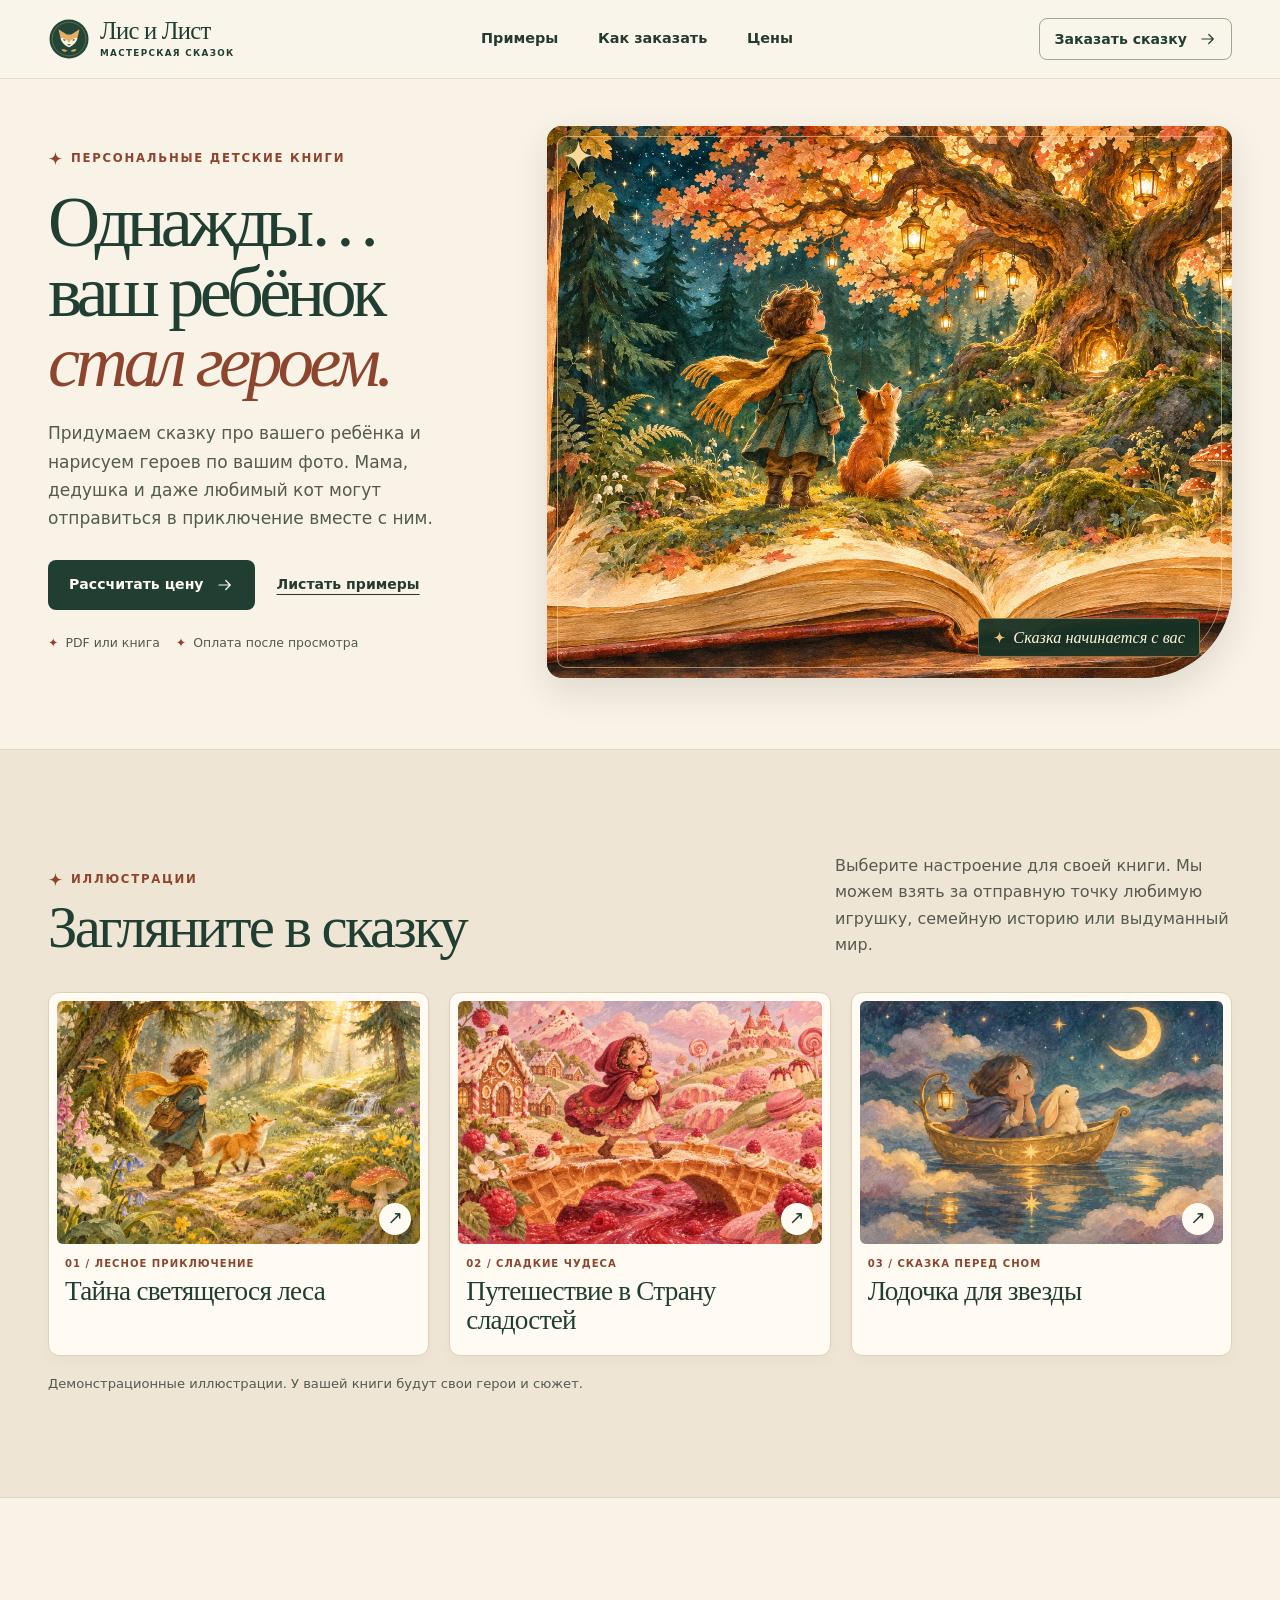
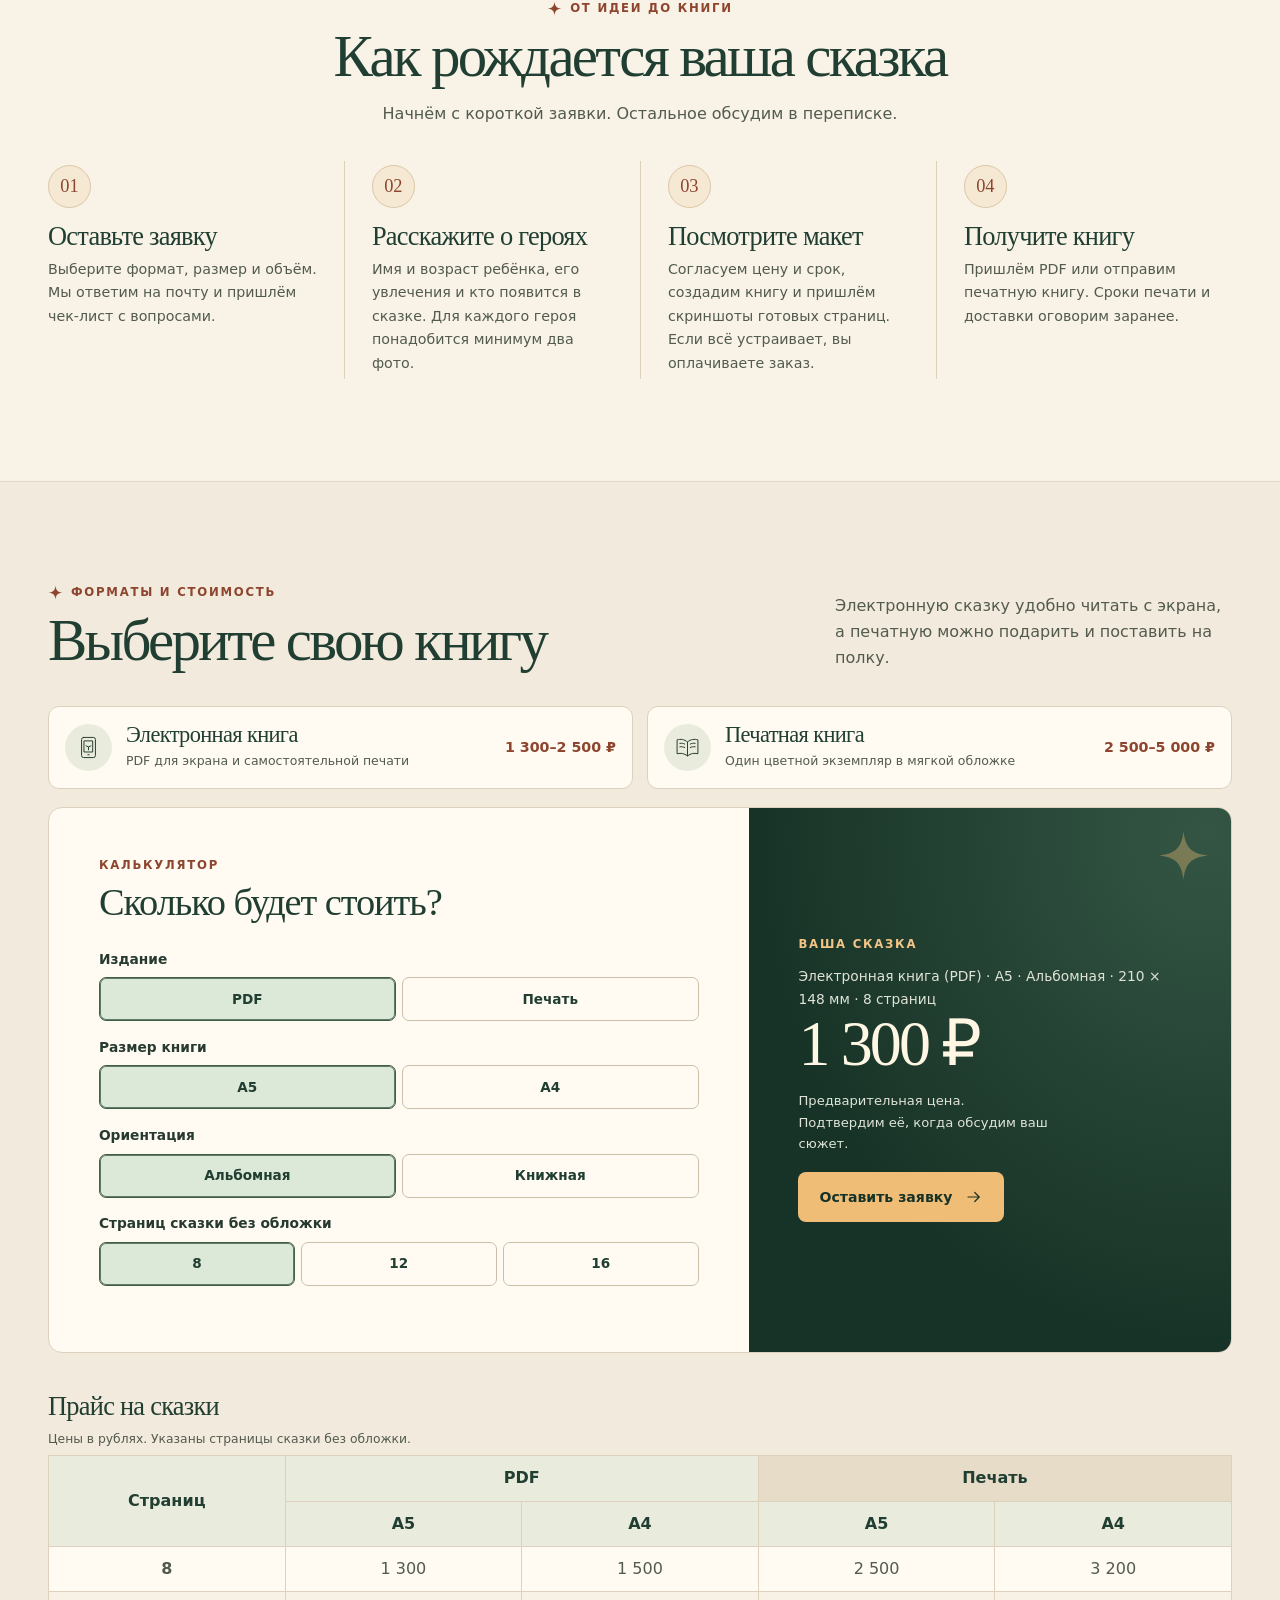
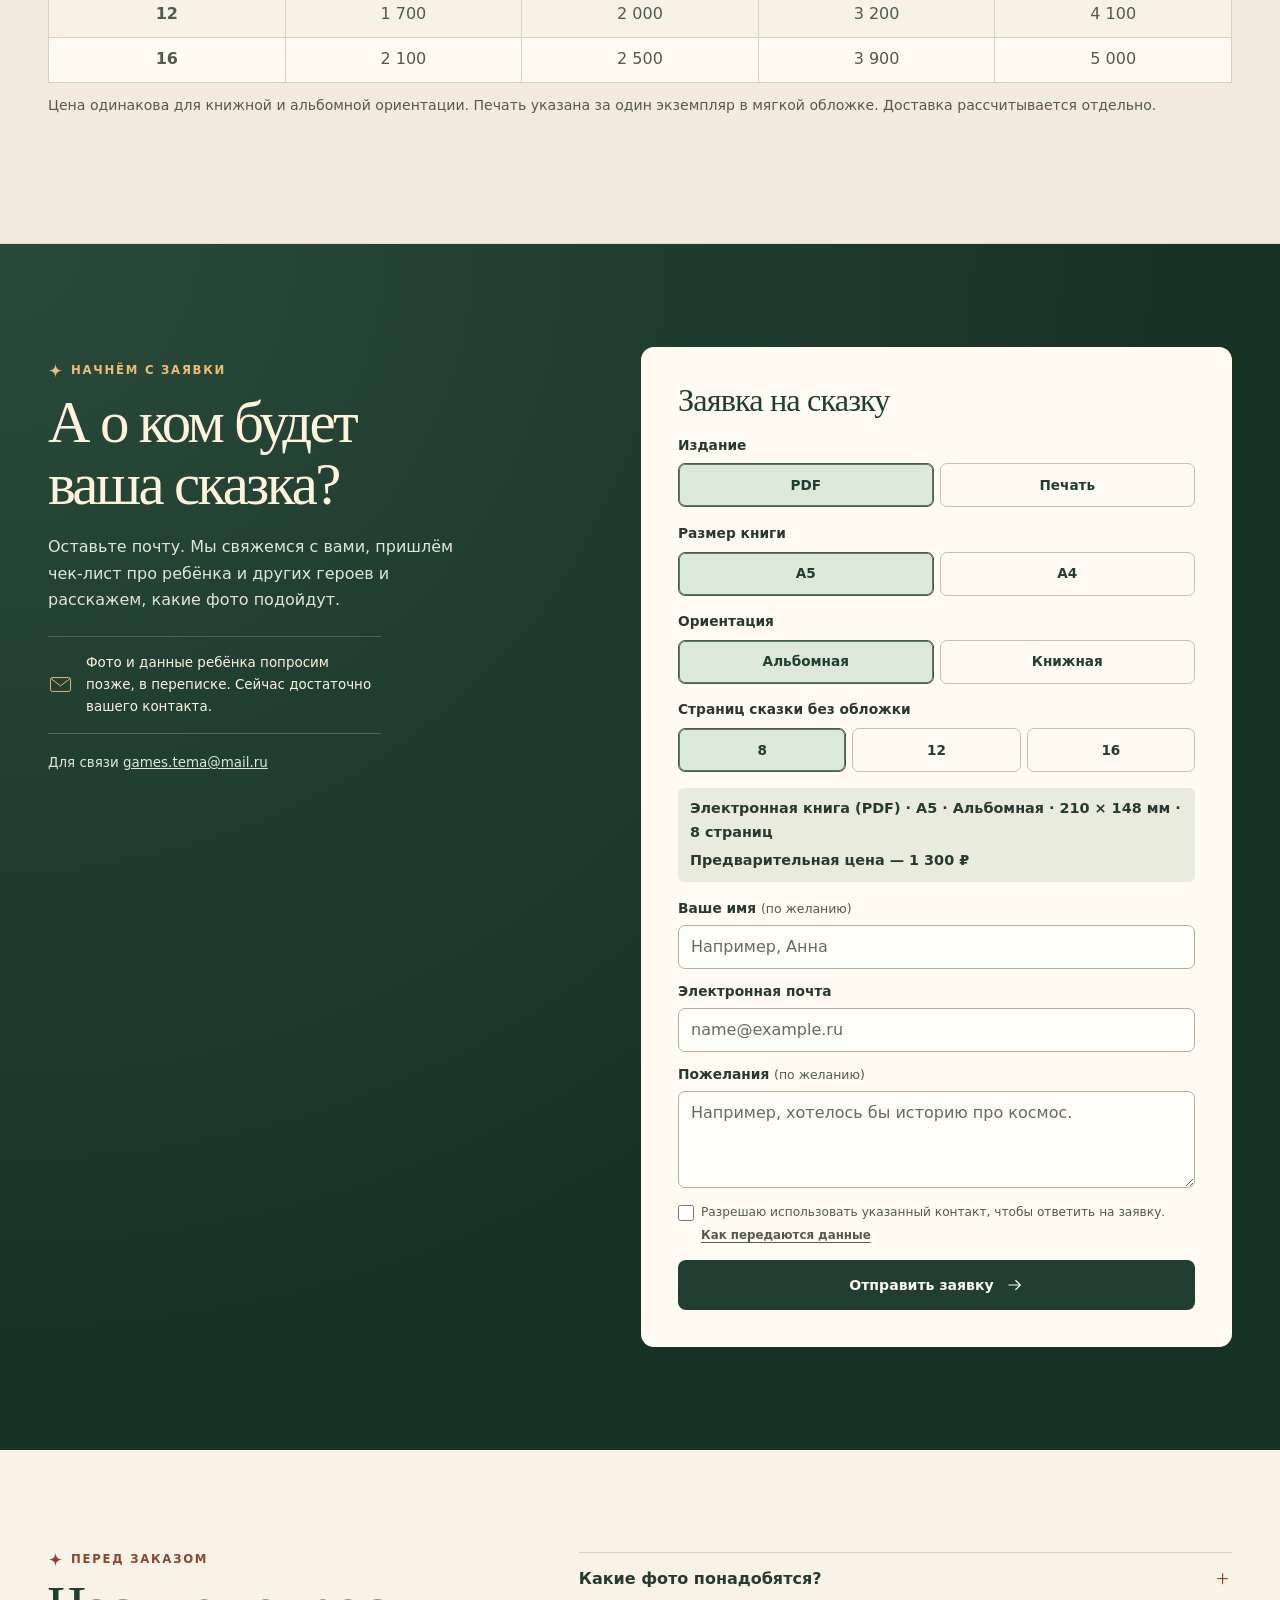
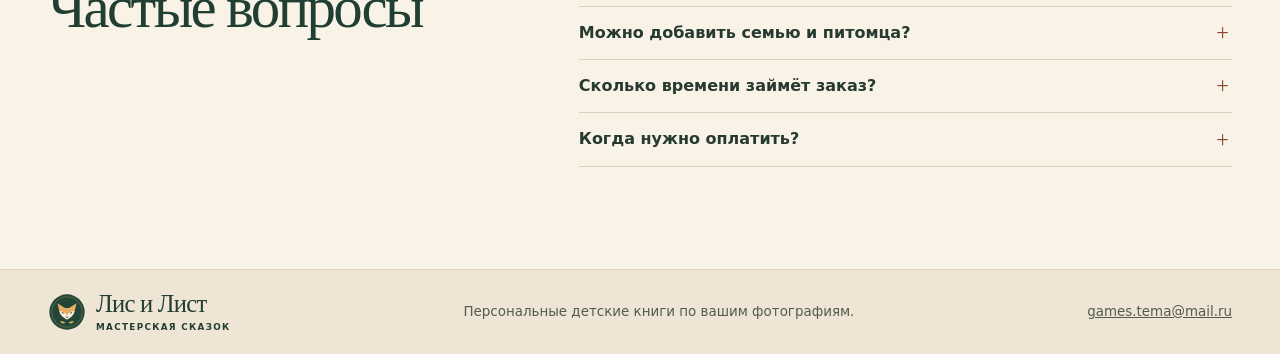
<file: index.html>
<!doctype html>
<html lang="ru">
<head>
  <meta charset="utf-8">
  <meta name="viewport" content="width=device-width, initial-scale=1">
  <meta name="theme-color" content="#f7f1e6">
  <meta name="description" content="Персональная детская сказка по вашим фото. Ваш ребёнок и его близкие станут героями книги. Электронный PDF или печатная книга А5 или А4.">
  <title>Лис и Лист — сказки, где ваш ребёнок главный герой</title>
  <link rel="icon" href="assets/mark.svg" type="image/svg+xml">
  <link rel="stylesheet" href="styles.css">
  <style>
    .book-controls { display: grid; gap: .9rem; margin: 1rem 0; }
    .book-controls .segments label { max-width: none; }
    .book-controls .segments label span { display: grid; place-items: center; padding: 8px 4px; }
    .book-controls .segments input:checked + span { background: #dce8d8; border-color: #425f49; }
    .book-controls .segments { gap: 6px; }
    .book-controls .segments span { min-height: 44px; }
    #price-table { margin-top: clamp(1.5rem, 4vw, 2.5rem); }
    #price-table h3 { margin-bottom: .55rem; }
    #price-table table { width: 100%; max-width: none; table-layout: fixed; font-variant-numeric: tabular-nums; }
    #price-table th, #price-table td { padding: .56rem .2rem; font-size: clamp(.72rem, 2.5vw, 1rem); }
    #price-table td { white-space: nowrap; }
    #price-table thead tr:first-child th:last-child { background: #e6dcc8; }
    #price-table tbody tr:nth-child(even) { background: #f7f1e6; }
    .price-help { margin: .5rem 0; }
    .order-price-line { display: block; margin-top: .3rem; font-weight: 700; }
  </style>
</head>
<body id="top">
  <svg class="svg-library" xmlns="http://www.w3.org/2000/svg" aria-hidden="true">
    <symbol id="sparkle" viewBox="0 0 24 24"><path d="M12 1c.9 7.5 3.5 10.1 11 11-7.5.9-10.1 3.5-11 11C11.1 15.5 8.5 12.9 1 12 8.5 11.1 11.1 8.5 12 1Z" fill="currentColor"/></symbol>
    <symbol id="arrow" viewBox="0 0 24 24"><path d="M4 12h15m-6-6 6 6-6 6" fill="none" stroke="currentColor" stroke-width="1.6" stroke-linecap="round" stroke-linejoin="round"/></symbol>
    <symbol id="tablet" viewBox="0 0 36 36"><rect x="8" y="3.5" width="20" height="29" rx="3"/><path d="M12 8.5h12v16H12zM17 28.5h2m-4.5-13 3.5 1.9 3.5-1.9m-3.5 1.9v4"/></symbol>
    <symbol id="book" viewBox="0 0 36 36"><path d="M18 10c-5-4-10-4.4-15-3v20c6-1.4 10-.4 15 3 5-3.4 9-4.4 15-3V7c-5-1.4-10-1-15 3v20M7 12c3-.4 5 .1 7 1m-7 4c3-.4 5 .1 7 1m8-5c2-.9 4-1.4 7-1m-7 6c2-.9 4-1.4 7-1"/></symbol>
    <symbol id="mail" viewBox="0 0 36 36"><rect x="3.5" y="8" width="29" height="20" rx="3"/><path d="m5 10 13 10 13-10"/></symbol>
  </svg>

  <a class="skip-link" href="#main">К содержанию</a>
  <header class="site-header">
    <div class="wrap header-inner">
      <a class="brand" href="#top" aria-label="Лис и Лист — в начало">
        <img src="assets/mark.svg" width="42" height="42" alt="">
        <span>Лис и Лист<small>МАСТЕРСКАЯ СКАЗОК</small></span>
      </a>
      <nav aria-label="Основное меню">
        <a href="#examples">Примеры</a>
        <a href="#process">Как заказать</a>
        <a href="#prices">Цены</a>
      </nav>
      <a class="button button-outline header-cta" href="#order">Заказать сказку <svg aria-hidden="true"><use href="#arrow"/></svg></a>
    </div>
  </header>

  <main id="main">
    <section class="hero wrap" aria-labelledby="hero-title">
      <div class="hero-copy">
        <p class="eyebrow"><svg aria-hidden="true"><use href="#sparkle"/></svg> ПЕРСОНАЛЬНЫЕ ДЕТСКИЕ КНИГИ</p>
        <h1 id="hero-title">Однажды…<br>ваш ребёнок<br><em>стал героем.</em></h1>
        <p class="hero-description">Придумаем сказку про вашего ребёнка и нарисуем героев по вашим фото. Мама, дедушка и даже любимый кот могут отправиться в приключение вместе с ним.</p>
        <div class="hero-actions">
          <a class="button button-primary" href="#prices">Рассчитать цену <svg aria-hidden="true"><use href="#arrow"/></svg></a>
          <a class="text-link" href="#examples">Листать примеры</a>
        </div>
        <ul class="hero-promise" aria-label="Особенности">
          <li>PDF или книга</li><li>Оплата после просмотра</li>
        </ul>
      </div>
      <figure class="hero-art">
        <img src="assets/hero.webp" width="1536" height="1024" fetchpriority="high" alt="Из раскрытой книги вырастает лес. Мальчик и лисёнок смотрят на огоньки в кроне волшебного дерева.">
        <svg class="hero-sparkle" aria-hidden="true"><use href="#sparkle"/></svg>
        <figcaption><svg aria-hidden="true"><use href="#sparkle"/></svg> Сказка начинается с вас</figcaption>
      </figure>
    </section>

    <section class="examples section-pad" id="examples" aria-labelledby="examples-title">
      <div class="wrap">
        <div class="section-intro section-intro-split">
          <div>
            <p class="eyebrow"><svg aria-hidden="true"><use href="#sparkle"/></svg> ИЛЛЮСТРАЦИИ</p>
            <h2 id="examples-title">Загляните в сказку</h2>
          </div>
          <p>Выберите настроение для своей книги. Мы можем взять за отправную точку любимую игрушку, семейную историю или выдуманный мир.</p>
        </div>
        <div class="gallery">
          <figure class="story">
            <button class="story-image" type="button" aria-label="Увеличить иллюстрацию «Тайна светящегося леса»">
              <img src="assets/forest.webp" width="1200" height="800" loading="lazy" alt="Мальчик и лисёнок идут по тропинке среди грибов и цветов в залитом солнцем лесу.">
              <span aria-hidden="true">↗</span>
            </button>
            <figcaption><p>01 / ЛЕСНОЕ ПРИКЛЮЧЕНИЕ</p><h3>Тайна светящегося леса</h3></figcaption>
          </figure>
          <figure class="story">
            <button class="story-image" type="button" aria-label="Увеличить иллюстрацию «Путешествие в Страну сладостей»">
              <img src="assets/sweets.webp" width="1200" height="800" loading="lazy" alt="Девочка в малиновой накидке несёт утёнка по вафельному мостику над мармеладной рекой.">
              <span aria-hidden="true">↗</span>
            </button>
            <figcaption><p>02 / СЛАДКИЕ ЧУДЕСА</p><h3>Путешествие в Страну сладостей</h3></figcaption>
          </figure>
          <figure class="story">
            <button class="story-image" type="button" aria-label="Увеличить иллюстрацию «Лодочка для звезды»">
              <img src="assets/stars.webp" width="1200" height="800" loading="lazy" alt="Ребёнок и кролик плывут в золотой лодочке под луной и звёздами.">
              <span aria-hidden="true">↗</span>
            </button>
            <figcaption><p>03 / СКАЗКА ПЕРЕД СНОМ</p><h3>Лодочка для звезды</h3></figcaption>
          </figure>
        </div>
        <p class="gallery-note">Демонстрационные иллюстрации. У вашей книги будут свои герои и сюжет.</p>
      </div>
      <dialog id="story-dialog" class="story-dialog" aria-labelledby="story-dialog-title">
        <button class="dialog-close" type="button" aria-label="Закрыть иллюстрацию" autofocus>×</button>
        <img id="story-dialog-image" alt="">
        <h3 id="story-dialog-title"></h3>
      </dialog>
    </section>

    <section class="process section-pad" id="process" aria-labelledby="process-title">
      <div class="wrap">
        <div class="section-intro centered">
          <p class="eyebrow"><svg aria-hidden="true"><use href="#sparkle"/></svg> ОТ ИДЕИ ДО КНИГИ</p>
          <h2 id="process-title">Как рождается ваша сказка</h2>
          <p>Начнём с короткой заявки. Остальное обсудим в переписке.</p>
        </div>
        <ol class="steps">
          <li><span class="step-num">01</span><h3>Оставьте заявку</h3><p>Выберите формат, размер и объём. Мы ответим на почту и пришлём чек-лист с вопросами.</p></li>
          <li><span class="step-num">02</span><h3>Расскажите о героях</h3><p>Имя и возраст ребёнка, его увлечения и кто появится в сказке. Для каждого героя понадобится минимум два фото.</p></li>
          <li><span class="step-num">03</span><h3>Посмотрите макет</h3><p>Согласуем цену и срок, создадим книгу и пришлём скриншоты готовых страниц. Если всё устраивает, вы оплачиваете заказ.</p></li>
          <li><span class="step-num">04</span><h3>Получите книгу</h3><p>Пришлём PDF или отправим печатную книгу. Сроки печати и доставки оговорим заранее.</p></li>
        </ol>
      </div>
    </section>

    <section class="prices section-pad" id="prices" aria-labelledby="prices-title">
      <div class="wrap">
        <div class="section-intro section-intro-split">
          <div>
            <p class="eyebrow"><svg aria-hidden="true"><use href="#sparkle"/></svg> ФОРМАТЫ И СТОИМОСТЬ</p>
            <h2 id="prices-title">Выберите свою книгу</h2>
          </div>
          <p>Электронную сказку удобно читать с экрана, а печатную можно подарить и поставить на полку.</p>
        </div>
        <div class="format-cards">
          <article class="format-card"><span class="format-icon"><svg aria-hidden="true"><use href="#tablet"/></svg></span><div><h3>Электронная книга</h3><p>PDF для экрана и самостоятельной печати</p></div><strong>1 300–2 500 ₽</strong></article>
          <article class="format-card"><span class="format-icon"><svg aria-hidden="true"><use href="#book"/></svg></span><div><h3>Печатная книга</h3><p>Один цветной экземпляр в мягкой обложке</p></div><strong>2 500–5 000 ₽</strong></article>
        </div>

        <div class="calculator">
          <div class="calculator-controls">
            <p class="eyebrow">КАЛЬКУЛЯТОР</p>
            <h3>Сколько будет стоить?</h3>
            <div class="book-controls">
              <fieldset class="option-group">
                <legend>Издание</legend>
                <div class="segments">
                  <label><input type="radio" name="calc-edition" value="pdf" data-label="Электронная книга (PDF)" checked><span>PDF</span></label>
                  <label><input type="radio" name="calc-edition" value="print" data-label="Печатная книга"><span>Печать</span></label>
                </div>
              </fieldset>
              <fieldset class="option-group">
                <legend>Размер книги</legend>
                <div class="segments">
                  <label><input type="radio" name="calc-book" value="a5" data-label="А5" data-portrait="148 × 210 мм" data-landscape="210 × 148 мм" checked><span>А5</span></label>
                  <label><input type="radio" name="calc-book" value="a4" data-label="А4" data-portrait="210 × 297 мм" data-landscape="297 × 210 мм"><span>А4</span></label>
                </div>
              </fieldset>
              <fieldset class="option-group">
                <legend>Ориентация</legend>
                <div class="segments">
                  <label><input type="radio" name="calc-orientation" value="landscape" data-label="Альбомная" checked><span>Альбомная</span></label>
                  <label><input type="radio" name="calc-orientation" value="portrait" data-label="Книжная"><span>Книжная</span></label>
                </div>
              </fieldset>
              <fieldset class="option-group">
                <legend>Страниц сказки без обложки</legend>
                <div class="segments">
                  <label><input type="radio" name="calc-count" value="8" data-label="8" checked><span>8</span></label>
                  <label><input type="radio" name="calc-count" value="12" data-label="12"><span>12</span></label>
                  <label><input type="radio" name="calc-count" value="16" data-label="16"><span>16</span></label>
                </div>
              </fieldset>
            </div>
          </div>
          <aside class="calculator-result" aria-label="Результат расчёта">
            <svg class="result-star" aria-hidden="true"><use href="#sparkle"/></svg>
            <p class="eyebrow">ВАША СКАЗКА</p>
            <div class="estimate" aria-live="polite" aria-atomic="true">
              <p id="calc-details">PDF · А5 · 8 страниц</p>
              <p id="calc-price">1 300 ₽</p>
            </div>
            <p id="calc-note">Предварительная цена. Подтвердим её, когда обсудим ваш сюжет.</p>
            <a id="use-estimate" class="button button-gold" href="#order">Оставить заявку <svg aria-hidden="true"><use href="#arrow"/></svg></a>
          </aside>
        </div>
        <noscript><p class="noscript">Для калькулятора и формы включите JavaScript. Цены можно посмотреть в таблице, а заявку отправить на <a href="mailto:games.tema@mail.ru">games.tema@mail.ru</a>.</p></noscript>

        <section id="price-table" class="details-body" aria-labelledby="price-table-title">
          <h3 id="price-table-title">Прайс на сказки</h3>
          <table>
            <caption>Цены в рублях. Указаны страницы сказки без обложки.</caption>
            <colgroup span="1"></colgroup>
            <colgroup span="2"></colgroup>
            <colgroup span="2"></colgroup>
            <thead>
              <tr><th rowspan="2" scope="col">Страниц</th><th colspan="2" scope="colgroup">PDF</th><th colspan="2" scope="colgroup">Печать</th></tr>
              <tr><th scope="col">А5</th><th scope="col">А4</th><th scope="col">А5</th><th scope="col">А4</th></tr>
            </thead>
            <tbody>
                <tr data-pages="8"><th scope="row">8</th><td data-edition="pdf" data-book="a5">1 300</td><td data-edition="pdf" data-book="a4">1 500</td><td data-edition="print" data-book="a5">2 500</td><td data-edition="print" data-book="a4">3 200</td></tr>

                <tr data-pages="12"><th scope="row">12</th><td data-edition="pdf" data-book="a5">1 700</td><td data-edition="pdf" data-book="a4">2 000</td><td data-edition="print" data-book="a5">3 200</td><td data-edition="print" data-book="a4">4 100</td></tr>

                <tr data-pages="16"><th scope="row">16</th><td data-edition="pdf" data-book="a5">2 100</td><td data-edition="pdf" data-book="a4">2 500</td><td data-edition="print" data-book="a5">3 900</td><td data-edition="print" data-book="a4">5 000</td></tr>
            </tbody>
          </table>
          <p class="price-help">Цена одинакова для книжной и альбомной ориентации. Печать указана за один экземпляр в мягкой обложке. Доставка рассчитывается отдельно.</p>
        </section>
      </div>
    </section>

    <section class="order section-pad" id="order" aria-labelledby="order-title">
      <div class="wrap order-grid">
        <div class="order-copy">
          <p class="eyebrow"><svg aria-hidden="true"><use href="#sparkle"/></svg> НАЧНЁМ С ЗАЯВКИ</p>
          <h2 id="order-title">А о ком будет<br>ваша сказка?</h2>
          <p>Оставьте почту. Мы свяжемся с вами, пришлём чек-лист про ребёнка и других героев и расскажем, какие фото подойдут.</p>
          <div class="order-note"><svg aria-hidden="true"><use href="#mail"/></svg><span>Фото и данные ребёнка попросим позже, в переписке. Сейчас достаточно вашего контакта.</span></div>
          <p class="order-contact">Для связи <a href="mailto:games.tema@mail.ru">games.tema@mail.ru</a></p>
        </div>
        <form id="order-form" class="order-form" method="post">
          <h3>Заявка на сказку</h3>
          <div class="book-controls">
            <fieldset class="option-group">
              <legend>Издание</legend>
              <div class="segments">
                <label><input type="radio" name="form-edition" value="pdf" data-label="Электронная книга (PDF)" checked><span>PDF</span></label>
                <label><input type="radio" name="form-edition" value="print" data-label="Печатная книга"><span>Печать</span></label>
              </div>
            </fieldset>
            <fieldset class="option-group">
              <legend>Размер книги</legend>
              <div class="segments">
                <label><input type="radio" name="form-book" value="a5" data-label="А5" data-portrait="148 × 210 мм" data-landscape="210 × 148 мм" checked><span>А5</span></label>
                <label><input type="radio" name="form-book" value="a4" data-label="А4" data-portrait="210 × 297 мм" data-landscape="297 × 210 мм"><span>А4</span></label>
              </div>
            </fieldset>
            <fieldset class="option-group">
              <legend>Ориентация</legend>
              <div class="segments">
                <label><input type="radio" name="form-orientation" value="landscape" data-label="Альбомная" checked><span>Альбомная</span></label>
                <label><input type="radio" name="form-orientation" value="portrait" data-label="Книжная"><span>Книжная</span></label>
              </div>
            </fieldset>
            <fieldset class="option-group">
              <legend>Страниц сказки без обложки</legend>
              <div class="segments">
                <label><input type="radio" name="form-count" value="8" data-label="8" checked><span>8</span></label>
                <label><input type="radio" name="form-count" value="12" data-label="12"><span>12</span></label>
                <label><input type="radio" name="form-count" value="16" data-label="16"><span>16</span></label>
              </div>
            </fieldset>
          </div>
          <p id="order-summary" class="order-summary" aria-live="polite" aria-atomic="true">
            <span id="order-configuration">Электронная книга · А5 · Альбомная · 210 × 148 мм · 8 страниц</span>
            <strong id="order-total" class="order-price-line">Предварительная цена — 1 300 ₽</strong>
          </p>
          <p id="order-print-note" class="price-help" hidden>Доставка рассчитывается отдельно.</p>
          <div class="order-fields">
            <label for="customer-name">Ваше имя <small>(по желанию)</small></label>
            <input id="customer-name" name="name" type="text" autocomplete="given-name" maxlength="70" placeholder="Например, Анна">
            <label for="customer-email">Электронная почта</label>
            <input id="customer-email" name="email" type="email" autocomplete="email" maxlength="120" placeholder="name@example.ru" required>
            <label for="customer-message">Пожелания <small>(по желанию)</small></label>
            <textarea id="customer-message" name="message" rows="3" maxlength="500" placeholder="Например, хотелось бы историю про космос."></textarea>
          </div>
          <label class="contact-consent"><input type="checkbox" id="contact-consent" name="Согласие на ответ" value="Да" required><span>Разрешаю использовать указанный контакт, чтобы ответить на заявку.</span></label>
          <details id="form-info" class="form-info">
            <summary>Как передаются данные</summary>
            <p id="data-note">Кнопка откроет черновик в вашем почтовом приложении. Письмо с параметрами книги и вашим контактом вы отправите на games.tema@mail.ru. В пожеланиях достаточно указать тему сказки. Фото и данные ребёнка обсудим позже.</p>
          </details>
          <p id="order-error" role="alert" hidden></p>
          <button id="submit-order" class="button button-primary submit-button" type="submit" disabled><span id="submit-label">Подготовить письмо</span> <svg aria-hidden="true"><use href="#arrow"/></svg></button>
        </form>
      </div>
    </section>

    <section class="faq section-pad" id="questions" aria-labelledby="questions-title">
      <div class="wrap faq-grid">
        <div>
          <p class="eyebrow"><svg aria-hidden="true"><use href="#sparkle"/></svg> ПЕРЕД ЗАКАЗОМ</p>
          <h2 id="questions-title">Частые вопросы</h2>
        </div>
        <div class="faq-list">
          <details><summary>Какие фото понадобятся?</summary><p>Минимум два чётких снимка каждого героя при хорошем освещении. Лучше выбрать один портрет анфас и один снимок вполоборота. Отправите их, когда мы свяжемся с вами.</p></details>
          <details><summary>Можно добавить семью и питомца?</summary><p>Да. В сказке могут появиться мама, папа, бабушка, тётя, друзья и питомцы. Укажите в чек-листе, кого вы хотите видеть и какие у них будут роли.</p></details>
          <details><summary>Сколько времени займёт заказ?</summary><p>После чек-листа и фотографий согласуем срок создания книги. Для печатного заказа отдельно сообщим время на печать и доставку с учётом города.</p></details>
          <details><summary>Когда нужно оплатить?</summary><p>Когда мы пришлём скриншоты готовых страниц и вы подтвердите, что всё устраивает. После оплаты отправим PDF или передадим книгу в печать.</p></details>
        </div>
      </div>
    </section>
  </main>

  <footer class="site-footer">
    <div class="wrap footer-inner">
      <a class="brand" href="#top"><img src="assets/mark.svg" width="38" height="38" alt=""><span>Лис и Лист<small>МАСТЕРСКАЯ СКАЗОК</small></span></a>
      <p>Персональные детские книги по вашим фотографиям.</p>
      <a href="mailto:games.tema@mail.ru">games.tema@mail.ru</a>
    </div>
  </footer>
<script>
'use strict';

const details = document.querySelector('#calc-details');
const price = document.querySelector('#calc-price');
const calcNote = document.querySelector('#calc-note');
const orderForm = document.querySelector('#order-form');
const orderConfiguration = document.querySelector('#order-configuration');
const orderTotal = document.querySelector('#order-total');
const orderPrintNote = document.querySelector('#order-print-note');
const orderError = document.querySelector('#order-error');
const submitButton = document.querySelector('#submit-order');
const submitLabel = document.querySelector('#submit-label');
// Вставь публичный ключ формы из кабинета FormToMail между кавычками.
const FORMTOMAIL_PUBLIC_KEY = '0CN5NGqsf0zlz6tv';

const formKey = FORMTOMAIL_PUBLIC_KEY.trim();
const onlineForm = Boolean(formKey);
const orderAddress = 'games.tema@mail.ru';
let sending = false;

const orderSuccess = document.createElement('p');
orderSuccess.setAttribute('role', 'status');
orderError.after(orderSuccess);

if (onlineForm) {
  submitLabel.textContent = 'Отправить заявку';
  document.querySelector('#data-note').textContent = 'Контакт, пожелания и параметры книги передаются через FormToMail, чтобы мастерская могла ответить на заявку. Фото и данные ребёнка обсудим позже.';
}

const numberFormat = new Intl.NumberFormat('ru-RU');

const fields = ['edition', 'book', 'orientation', 'count'];
const inputs = Object.fromEntries(fields.map((field) => [
  field,
  ['calc', 'form'].map((scope) => [...document.querySelectorAll('input[name="' + scope + '-' + field + '"]')]),
]));
const tariffs = new Map();
document.querySelectorAll('#price-table tr[data-pages]').forEach((row) => {
  row.querySelectorAll('td[data-edition]').forEach((cell) => {
    const key = [cell.dataset.edition, cell.dataset.book, row.dataset.pages].join('/');
    tariffs.set(key, Number(cell.textContent.replace(/\s/g, '')));
  });
});

function readOrder() {
  const selected = (field) => inputs[field][0].find((option) => option.checked);
  const edition = selected('edition');
  const book = selected('book');
  const direction = selected('orientation');
  const pages = selected('count').value;
  return {
    edition: edition.dataset.label,
    printed: edition.value === 'print',
    label: book.dataset.label,
    dimensions: book.dataset[direction.value],
    orientation: direction.dataset.label,
    pages,
    tariff: tariffs.get([edition.value, book.value, pages].join('/')),
  };
}

function updateEstimate() {
  const { edition, printed, label, dimensions, orientation, pages, tariff } = readOrder();
  const configuration = [edition, label, orientation, dimensions, pages + ' страниц'].join(' · ');
  const formatted = Number.isFinite(tariff) ? numberFormat.format(tariff) + ' ₽' : '—';
  details.textContent = configuration;
  price.textContent = formatted;
  orderConfiguration.textContent = configuration;
  orderTotal.textContent = 'Предварительная цена — ' + formatted;
  calcNote.textContent = printed
    ? 'Предварительная цена за один экземпляр. Доставка рассчитывается отдельно.'
    : 'Предварительная цена. Подтвердим её, когда обсудим ваш сюжет.';
  orderPrintNote.hidden = !printed;
  submitButton.disabled = sending || !Number.isFinite(tariff);
}

function setChoice(group, value) {
  group.forEach((option) => { option.checked = option.value === value; });
}

Object.values(inputs).forEach(([calculator, form]) => {
  [...calculator, ...form].forEach((option) => {
    option.addEventListener('change', () => {
      if (!option.checked) return;
      setChoice(calculator, option.value);
      setChoice(form, option.value);
      orderSuccess.textContent = '';
      orderError.hidden = true;
      updateEstimate();
    });
  });
});

function escapeHtml(value) {
  return value.replace(/&/g, '&amp;').replace(/</g, '&lt;').replace(/>/g, '&gt;')
    .replace(/"/g, '&quot;').replace(/'/g, '&#39;').replace(/\r?\n/g, '<br>');
}

function openEmail(fields) {
  const lines = fields.map(([label, value]) => label + ': ' + value);
  const subject = encodeURIComponent('Лис и Лист — новая заявка на сказку');
  const body = encodeURIComponent(lines.join('\r\n'));
  location.href = 'mailto:' + orderAddress + '?subject=' + subject + '&body=' + body;
}

orderForm.addEventListener('submit', async (event) => {
  event.preventDefault();
  if (sending) return;

  updateEstimate();
  const order = readOrder();
  if (!Number.isFinite(order.tariff)) return;

  const data = new FormData(orderForm);
  const fields = [
    ['Имя', data.get('name')],
    ['Почта для ответа', data.get('email')],
    ['Издание', order.edition],
    ['Формат книги', order.label],
    ['Размер', order.dimensions],
    ['Ориентация', order.orientation],
    ['Страниц сказки без обложки', order.pages],
    ['Предварительная цена', numberFormat.format(order.tariff) + ' ₽'],
    ['Пожелания', data.get('message')],
  ].map(([label, value]) => [label, String(value ?? '').trim()]).filter(([, value]) => value);
  orderError.hidden = true;
  orderSuccess.textContent = '';

  if (!onlineForm) {
    openEmail(fields);
    return;
  }

  sending = true;
  submitButton.disabled = true;
  submitLabel.textContent = 'Отправляем…';

  const controller = new AbortController();
  const timer = setTimeout(() => controller.abort(), 12000);
  try {
    const response = await fetch('https://api.formtomail.ru/send', {
      method: 'POST',
      headers: {
        Authorization: 'Bearer ' + formKey,
        'Content-Type': 'application/json',
      },
      body: JSON.stringify({
        title: 'Лис и Лист — новая заявка на сказку',
        body: Object.fromEntries(fields.map(([label, value]) => [label, escapeHtml(value)])),
      }),
      signal: controller.signal,
    });
    if (!response.ok) throw new Error('Сервис вернул код ' + response.status);
    const result = await response.json();
    if (result.statusCode !== 200) throw new Error('Сервис не подтвердил отправку');
    for (const name of ['name', 'email', 'message']) {
      const field = orderForm.elements.namedItem(name);
      if (field.value === data.get(name)) field.value = '';
    }
    const consent = orderForm.querySelector('#contact-consent');
    consent.checked = false;
    orderSuccess.textContent = 'Заявка отправлена. Ответим на указанную почту.';
  } catch {
    orderError.textContent = 'Отправка не подтверждена. Проверьте соединение и попробуйте ещё раз.';
    orderError.hidden = false;
  } finally {
    clearTimeout(timer);
    sending = false;
    updateEstimate();
    submitLabel.textContent = 'Отправить заявку';
  }
});

window.addEventListener('pageshow', () => {
  Object.values(inputs).forEach(([calculator, form]) => {
    const selected = calculator.find((option) => option.checked);
    setChoice(form, selected.value);
  });
  updateEstimate();
});
updateEstimate();

const dialog = document.querySelector('#story-dialog');
const dialogImage = document.querySelector('#story-dialog-image');
const dialogTitle = document.querySelector('#story-dialog-title');

document.querySelectorAll('.story-image').forEach((button) => {
  button.addEventListener('click', () => {
    const image = button.querySelector('img');
    dialogImage.src = image.currentSrc || image.src;
    dialogImage.alt = image.alt;
    dialogTitle.textContent = button.closest('figure').querySelector('h3').textContent;
    dialog.showModal();
  });
});
dialog.querySelector('.dialog-close').addEventListener('click', () => dialog.close());
dialog.addEventListener('click', (event) => {
  if (event.target === dialog) dialog.close();
});
</script>
</body>
</html>
</file>
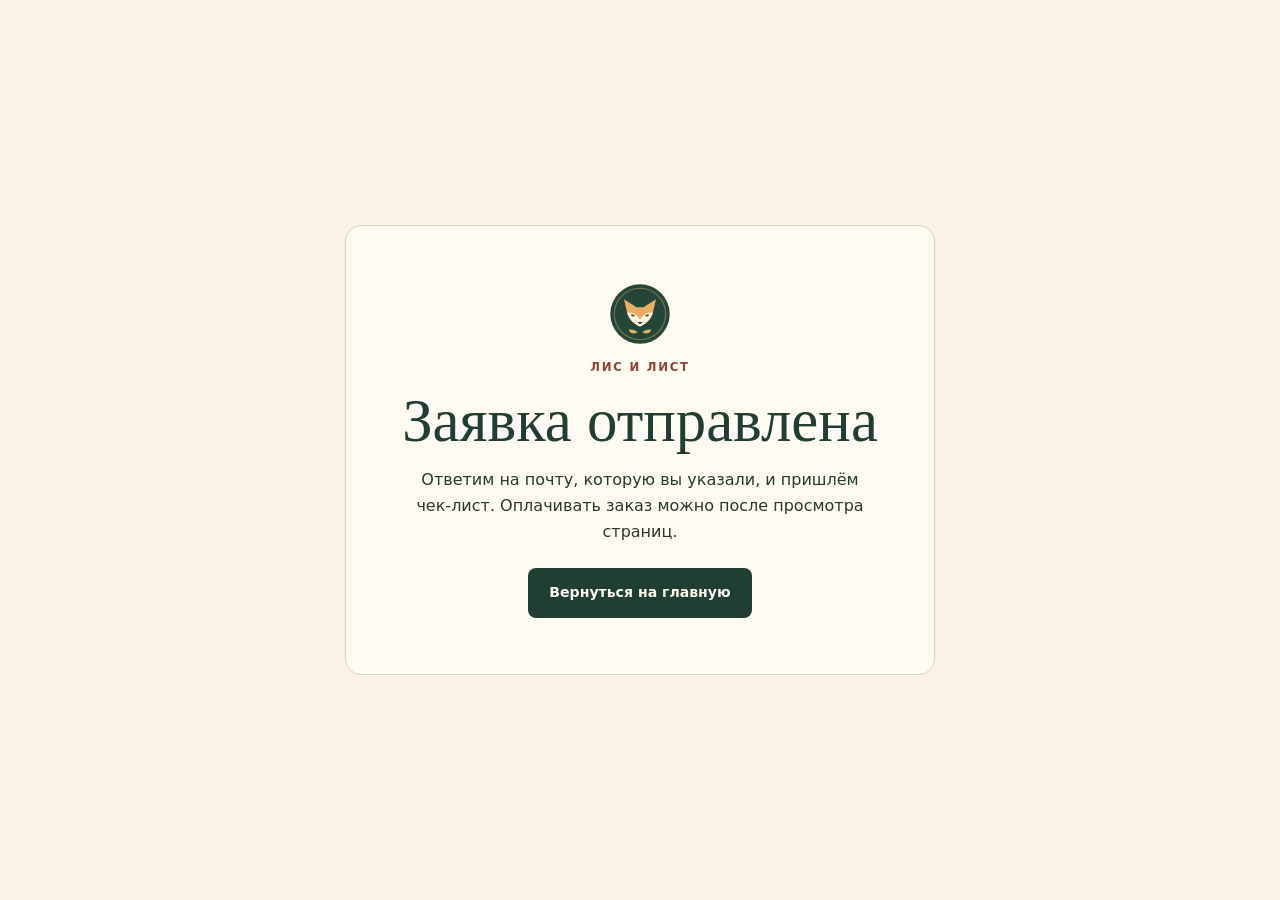
<file: thanks.html>
<!doctype html>
<html lang="ru">
<head>
  <meta charset="utf-8">
  <meta name="viewport" content="width=device-width, initial-scale=1">
  <meta name="robots" content="noindex">
  <title>Заявка отправлена — Лис и Лист</title>
  <link rel="icon" href="assets/mark.svg" type="image/svg+xml">
  <link rel="stylesheet" href="styles.css">
</head>
<body class="thanks-page">
  <main class="thanks-card">
    <img src="assets/mark.svg" width="64" height="64" alt="">
    <p class="eyebrow">ЛИС И ЛИСТ</p>
    <h1>Заявка отправлена</h1>
    <p>Ответим на почту, которую вы указали, и пришлём чек-лист. Оплачивать заказ можно после просмотра страниц.</p>
    <a class="button button-primary" href="./">Вернуться на главную</a>
  </main>
</body>
</html>
</file>
<file: styles.css>
:root {
  color-scheme: light;
  --paper: #f8f2e7;
  --light: #fffbf2;
  --sand: #efe5d5;
  --line: #ddd1bd;
  --pine: #203e31;
  --pine-deep: #173327;
  --ink: #263a30;
  --muted: #525b4e;
  --terra: #8d452e;
  --gold: #efbd75;
  --serif: Georgia, 'Times New Roman', serif;
  --sans: system-ui, -apple-system, 'Segoe UI', sans-serif;
}

*, *::before, *::after { box-sizing: border-box; }
html { scroll-behavior: smooth; }
body { margin: 0; background: var(--paper); color: var(--ink); font: 16px/1.65 var(--sans); }
img { display: block; max-width: 100%; }
figure, p, h1, h2, h3, fieldset, ol, ul { margin: 0; }
h1, h2, h3 { font-family: var(--serif); font-weight: 400; line-height: 1.05; color: var(--pine); }
h2 { font-size: clamp(2.35rem, 4.6vw, 4.15rem); letter-spacing: -.045em; }
h3 { font-size: 1.65rem; letter-spacing: -.028em; }
a { color: inherit; }
button, input, textarea { font: inherit; color: inherit; }
button { cursor: pointer; }
button:disabled { cursor: not-allowed; opacity: .55; }
:focus-visible { outline: 3px solid #a6532c; outline-offset: 4px; }
[hidden], .svg-library { display: none; }
[id] { scroll-margin-top: 28px; }
.wrap { width: min(1240px, calc(100% - 96px)); margin-inline: auto; }
.section-pad { padding-block: clamp(66px, 8vw, 112px); }
.eyebrow {
  display: flex; align-items: center; gap: 8px; color: var(--terra);
  font-size: .73rem; line-height: 1.25; font-weight: 730; letter-spacing: .15em;
}
.eyebrow svg { width: 15px; height: 15px; flex: 0 0 15px; }
.skip-link { position: fixed; z-index: 10; left: 12px; top: 12px; padding: 10px 16px; background: var(--light); transform: translateY(-150%); }
.skip-link:focus { transform: none; }

.site-header { border-bottom: 1px solid #e6dccb; background: #faf5ea; }
.header-inner { min-height: 78px; display: flex; align-items: center; justify-content: space-between; gap: 24px; }
.brand { display: inline-flex; align-items: center; gap: 10px; text-decoration: none; white-space: nowrap; }
.brand span { color: var(--pine); font: 1.54rem/.99 var(--serif); letter-spacing: -.03em; }
.brand small { display: block; margin-top: 5px; font: 700 .55rem/1.2 var(--sans); letter-spacing: .15em; }
.site-header nav { display: flex; gap: clamp(14px, 3.1vw, 40px); }
.site-header nav a { text-decoration: none; font-size: .9rem; font-weight: 620; }
.site-header nav a:hover, .text-link:hover, .edit-estimate:hover { color: var(--terra); }
.button {
  display: inline-flex; justify-content: center; align-items: center; gap: 12px;
  min-height: 50px; padding: 12px 20px; border: 1px solid transparent; border-radius: 8px;
  text-decoration: none; text-align: center; font-size: .88rem; line-height: 1.35; font-weight: 680;
  transition: background-color .18s, border-color .18s, color .18s;
}
.button svg { width: 18px; height: 18px; flex: 0 0 18px; }
.button-outline { border-color: #9ca794; color: var(--pine); }
.button-outline:hover { background: #e9ebdc; border-color: var(--pine); }
.header-cta { min-height: 42px; padding: 8px 14px; }
.button-primary { background: var(--pine); color: #fffaf0; }
.button-primary:hover { background: #315642; }
.button-gold { color: var(--pine-deep); background: var(--gold); }
.button-gold:hover { background: #ffcf88; }

.hero {
  display: grid; grid-template-columns: .78fr 1.22fr; align-items: center;
  gap: clamp(25px, 4.8vw, 70px); padding-top: 38px; padding-bottom: 62px;
}
.hero-copy { padding-block: 34px; }
.hero h1 { margin: 21px 0 22px; font-size: clamp(3rem, 5.65vw, 5.35rem); line-height: .97; letter-spacing: -.065em; }
.hero h1 em { color: var(--terra); font-weight: 400; }
.hero-description { color: var(--muted); max-width: 38ch; font-size: clamp(.98rem, 1.33vw, 1.14rem); }
.hero-actions { display: flex; flex-wrap: wrap; align-items: center; gap: 16px 22px; margin-top: 28px; }
.text-link { font-size: .88rem; font-weight: 675; text-underline-offset: 5px; }
.hero-promise { display: flex; flex-wrap: wrap; gap: 8px 16px; padding: 0; margin-top: 23px; list-style: none; color: var(--muted); font-size: .78rem; }
.hero-promise li::before { content: '✦'; color: var(--terra); margin-right: 7px; }
.hero-art {
  position: relative; min-width: 0; min-height: 420px; aspect-ratio: 1.24;
  isolation: isolate; border-radius: 15px 15px 90px 15px; background: #3c5240;
  box-shadow: 0 14px 34px #44331c20;
}
.hero-art::after {
  content: ''; position: absolute; z-index: 1; pointer-events: none; inset: 10px;
  border: 1px solid #ffe3a986; border-radius: 9px 9px 80px 9px;
}
.hero-art img { width: 100%; height: 100%; position: absolute; inset: 0; object-fit: cover; object-position: 51% center; border-radius: inherit; }
.hero-art figcaption {
  position: absolute; z-index: 2; right: 32px; bottom: 21px; padding: 9px 14px;
  display: flex; align-items: center; gap: 7px; color: #fff3d9; background: #173327ef; border: 1px solid #e8bc777d;
  border-radius: 5px; font: italic 1.02rem/1.2 var(--serif);
}
.hero-art figcaption svg { width: 13px; height: 13px; color: var(--gold); }
.hero-sparkle { position: absolute; z-index: 2; top: 13px; left: 15px; width: 33px; height: 33px; color: #f9d999; }

.examples { background: var(--sand); border-block: 1px solid #e3d5c0; }
.section-intro { margin-bottom: 34px; }
.section-intro h2, .faq h2 { margin-top: 10px; }
.section-intro p:not(.eyebrow) { color: var(--muted); }
.section-intro-split { display: flex; align-items: end; justify-content: space-between; gap: 16px 36px; }
.section-intro-split > p { max-width: 39ch; }
.gallery { display: grid; grid-template-columns: repeat(3, minmax(0, 1fr)); gap: 20px; }
.story { padding: 8px; border-radius: 11px; border: 1px solid #dfd0b8; background: var(--light); box-shadow: 0 5px 10px #51412008; }
.story-image { position: relative; display: block; padding: 0; width: 100%; border: 0; border-radius: 6px; overflow: hidden; background: #ded4bd; text-align: start; }
.story-image img { width: 100%; height: auto; transition: transform .3s; }
.story-image:hover img { transform: scale(1.045); }
.story-image span { position: absolute; right: 9px; bottom: 9px; display: grid; place-items: center; width: 32px; height: 32px; background: var(--light); color: var(--pine); border-radius: 50%; font-size: 1.15rem; }
.story figcaption { padding: 12px 8px 13px; }
.story figcaption p { color: var(--terra); font-size: .63rem; font-weight: 730; letter-spacing: .1em; }
.story h3 { margin-top: 5px; font-size: clamp(1.28rem, 2.2vw, 1.7rem); }
.gallery-note { margin-top: 17px; color: var(--muted); font-size: .82rem; }
.story-dialog { max-width: min(960px, calc(100vw - 30px)); max-height: calc(100dvh - 28px); padding: 8px; background: var(--light); border: 0; border-radius: 12px; }
.story-dialog::backdrop { background: #13261eeb; }
.story-dialog img { max-height: calc(100dvh - 112px); width: auto; object-fit: contain; border-radius: 7px; }
.story-dialog h3 { padding: 12px 14px; }
.dialog-close { position: absolute; right: 15px; top: 15px; z-index: 1; width: 42px; height: 42px; padding: 0; font-size: 1.6rem; border: 0; border-radius: 50%; background: var(--light); color: var(--pine); }

.centered { text-align: center; }
.centered .eyebrow { justify-content: center; }
.centered p:not(.eyebrow) { margin-top: 13px; }
.steps { display: grid; grid-template-columns: repeat(4, 1fr); padding: 0; list-style: none; }
.steps li { padding: 4px clamp(10px, 2.1vw, 32px) 4px; border-left: 1px solid var(--line); }
.steps li:first-child { padding-left: 0; border-left: 0; }
.steps li:last-child { padding-right: 0; }
.step-num { display: grid; place-items: center; width: 43px; height: 43px; border: 1px solid #ddc6a6; color: var(--terra); background: #f5e9d4; border-radius: 50%; font: 1.15rem var(--serif); }
.steps h3 { margin: 15px 0 7px; }
.steps p { font-size: .89rem; color: var(--muted); }

.prices { background: #f2eadd; border-block: 1px solid #e4d8c4; }
.format-cards { display: grid; grid-template-columns: repeat(2, minmax(0, 1fr)); gap: 14px; margin-bottom: 18px; }
.format-card {
  display: grid; grid-template-columns: auto minmax(0, 1fr) auto; align-items: center; gap: 14px;
  padding: 16px; border: 1px solid var(--line); border-radius: 11px; background: var(--light);
}
.format-icon { display: grid; place-items: center; width: 47px; height: 47px; border-radius: 50%; background: #e9ecdc; }
.format-icon svg, .order-note svg { width: 25px; height: 25px; fill: none; stroke: currentColor; stroke-width: 1.4; stroke-linecap: round; stroke-linejoin: round; }
.format-card h3 { font-size: 1.4rem; }
.format-card p { font-size: .78rem; color: var(--muted); margin-top: 5px; }
.format-card strong { font-size: .89rem; white-space: nowrap; color: var(--terra); }
.calculator { display: grid; grid-template-columns: 1.45fr 1fr; border: 1px solid var(--line); border-radius: 14px; overflow: hidden; background: var(--light); }
.calculator-controls, .calculator-result { padding: clamp(22px, 3.9vw, 51px); }
.calculator-controls h3 { font-size: clamp(1.85rem, 3vw, 2.8rem); margin: 10px 0 25px; }
.option-group { border: 0; padding: 0; min-width: 0; }
.option-group legend, .page-field > label { font-size: .86rem; font-weight: 710; padding: 0; }
.segments { display: flex; gap: 8px; margin-top: 7px; }
.segments label { position: relative; cursor: pointer; flex: 1; max-width: 210px; min-width: 0; }
.segments input { position: absolute; width: 1px; height: 1px; opacity: 0; margin: 0; }
.segments label span {
  display: block; min-height: 46px; padding: 10px 11px; border: 1px solid #ccbfaa;
  border-radius: 7px; text-align: center; color: var(--pine); font-size: .85rem; font-weight: 650;
}
.segments label span small { display: block; font-size: .7rem; color: var(--muted); white-space: nowrap; }
.segments input:checked + span { background: #e8ecdc; border-color: #607a64; box-shadow: inset 0 0 0 1px #607a64; }
.segments input:focus-visible + span { outline: 3px solid #a6532c; outline-offset: 3px; }
.calc-secondary { display: grid; grid-template-columns: 1.25fr 1fr; gap: 14px; margin-top: 18px; }
.page-field input { display: block; margin-top: 7px; max-width: 100%; width: 100%; min-height: 46px; }
.page-field p { color: var(--muted); font-size: .73rem; margin-top: 3px; }
input[type="number"], input[type="email"], .order-fields input, textarea {
  border: 1px solid #b9ad99; background: #fffdf8; border-radius: 7px; padding: 8px 12px;
}
[aria-invalid="true"] { border-color: #a6532c !important; }
.calculator-result { display: flex; flex-direction: column; align-items: start; justify-content: center; position: relative; color: #f6eedb; background: radial-gradient(ellipse at 95% 5%, #345544, var(--pine-deep) 70%); }
.calculator-result .eyebrow { color: #f2c486; }
.result-star { position: absolute; width: 53px; height: 53px; top: 21px; right: 21px; color: #eebc7260; }
.estimate { margin: 13px 0 12px; }
#calc-details { font-size: .86rem; color: #e0e4d7; }
#calc-price { font: clamp(2.75rem, 5vw, 4.8rem)/1.06 var(--serif); letter-spacing: -.045em; color: #fff6e3; }
#calc-note { font-size: .82rem; color: #e0e4d7; margin-bottom: 17px; max-width: 30ch; }
#use-estimate[aria-disabled="true"] { opacity: .55; cursor: not-allowed; }
.pricing-details { margin-top: 17px; }
details { border-bottom: 1px solid var(--line); }
summary { cursor: pointer; font-weight: 660; padding: 13px 30px 13px 0; list-style: none; position: relative; }
summary::-webkit-details-marker { display: none; }
summary::after { content: '+'; position: absolute; right: 3px; top: 50%; transform: translateY(-50%); color: var(--terra); font: 1.4rem/1 var(--serif); }
details[open] > summary::after { content: '−'; }
.details-body { padding-bottom: 16px; color: var(--muted); font-size: .88rem; }
.details-body p + p { margin-top: 6px; }
.details-body table { border-collapse: collapse; width: 100%; max-width: 760px; text-align: center; margin-bottom: 11px; background: var(--light); }
table caption { text-align: left; padding-bottom: 6px; font-size: .77rem; }
th, td { padding: 8px 5px; border: 1px solid var(--line); }
thead th { color: var(--pine); background: #e9ebdc; }
.sources { font-size: .78rem; line-height: 1.9; }
.noscript { padding: 13px 0; color: var(--terra); }

.order { background: var(--pine-deep); color: #fff3dc; background-image: radial-gradient(ellipse at left top, #294a3a, #173327 65%); }
.order-grid { display: grid; grid-template-columns: .92fr 1.08fr; align-items: start; gap: clamp(24px, 7vw, 100px); }
.order-copy { padding-top: 16px; }
.order-copy h2 { color: #fff3dc; margin: 14px 0 19px; }
.order-copy .eyebrow { color: var(--gold); }
.order-copy > p:not(.eyebrow) { color: #e3e6d6; max-width: 40ch; }
.order-note { display: flex; align-items: center; gap: 13px; padding: 15px 0; margin-top: 22px; border-block: 1px solid #b4c7a64a; max-width: 39ch; font-size: .84rem; }
.order-note svg { flex: 0 0 25px; color: var(--gold); }
.order-contact { margin-top: 18px; font-size: .84rem; }
.order :focus-visible { outline-color: #ffbe76; }
.order-form { background: var(--light); color: var(--ink); border-radius: 13px; padding: clamp(20px, 3.3vw, 37px); }
.order-form :focus-visible { outline-color: #a6532c; }
.order-form h3 { font-size: 2.02rem; }
.order-summary { font-size: .9rem; font-weight: 680; margin-top: 12px; padding: 9px 12px; background: #e9ecdc; border-radius: 6px; }
.edit-estimate { display: inline-block; margin-top: 5px; font-size: .77rem; text-underline-offset: 3px; }
.order-fields { display: grid; gap: 5px; margin: 15px 0 14px; }
.order-fields label { font-size: .86rem; font-weight: 680; }
.order-fields label small { color: var(--muted); font-weight: 400; font-size: .78rem; }
.order-fields label:not(:first-child) { margin-top: 6px; }
.order-fields input, .order-fields textarea { width: 100%; min-height: 43px; }
.order-fields textarea { resize: vertical; min-height: 74px; }
.order-fields ::placeholder { color: #676a60; }
.contact-consent { display: flex; align-items: start; gap: 7px; color: var(--muted); font-size: .76rem; cursor: pointer; }
.contact-consent input { accent-color: var(--pine); width: 16px; height: 16px; flex: 0 0 16px; margin: 3px 0 0; }
.form-info { border-bottom: 0; margin: 0 0 11px 23px; color: var(--muted); font-size: .74rem; }
.form-info summary { display: inline-block; padding: 4px 0; text-decoration: underline; text-underline-offset: 3px; }
.form-info summary::after { content: none; }
.form-info p { margin-top: 5px; }
#order-error { color: #8c321e; font-size: .8rem; padding: 8px 0; }
.submit-button { width: 100%; }
.mail-fallback { display: block; background: none; border: none; margin: 8px auto 0; padding: 4px; font-size: .77rem; text-decoration: underline; text-underline-offset: 3px; color: var(--pine); }

.faq-grid { display: grid; grid-template-columns: .85fr 1.15fr; gap: 25px 48px; }
.faq-list { border-top: 1px solid var(--line); }
.faq-list details p { padding-bottom: 15px; font-size: .9rem; color: var(--muted); }
.site-footer { border-top: 1px solid #e3d5c0; background: var(--sand); }
.footer-inner { display: flex; justify-content: space-between; align-items: center; gap: 14px; padding-block: 22px; }
.footer-inner p, .footer-inner > a:last-child { font-size: .84rem; color: var(--muted); }

.thanks-page { min-height: 100vh; display: grid; place-items: center; padding: 20px; }
.thanks-card { width: min(100%, 590px); padding: clamp(22px, 7vw, 56px); border: 1px solid var(--line); border-radius: 16px; background: var(--light); text-align: center; }
.thanks-card img { margin: 0 auto 14px; }
.thanks-card .eyebrow { justify-content: center; }
.thanks-card h1 { font-size: clamp(2.4rem, 6vw, 3.8rem); margin: 14px 0; }
.thanks-card .button { margin-top: 22px; }

@media (max-width: 1100px) {
  .format-card { grid-template-columns: auto minmax(0, 1fr); }
  .format-card strong { grid-column: 2; margin-top: -9px; }
}
@media (max-width: 900px) {
  .wrap { width: calc(100% - 56px); }
  .hero { grid-template-columns: .95fr 1.05fr; gap: 24px; padding-block: 30px 48px; }
  .hero-art { min-height: 395px; }
  .gallery { gap: 12px; }
  .steps h3 { font-size: 1.38rem; }
  .calc-secondary { grid-template-columns: 1fr; }
  .page-field input { max-width: 190px; }
}
@media (max-width: 700px) {
  .wrap { width: calc(100% - 36px); }
  .header-inner { min-height: 64px; gap: 10px; flex-wrap: wrap; padding-top: 9px; }
  .brand img { width: 36px; height: 36px; }
  .brand span { font-size: 1.35rem; }
  .brand small { font-size: .5rem; }
  .site-header nav { order: 3; width: 100%; justify-content: center; gap: clamp(16px, 7vw, 38px); border-top: 1px solid #e6dccb; padding-block: 7px; }
  .site-header nav a { font-size: .81rem; }
  .header-cta { min-height: 39px; padding: 6px 10px; font-size: .76rem; gap: 6px; }
  .header-cta svg { width: 15px; height: 15px; flex-basis: 15px; }
  .hero { grid-template-columns: 1fr; gap: 24px; padding-block: 32px 37px; }
  .hero-copy { padding: 0; }
  .hero h1 { font-size: clamp(3.1rem, 10vw, 4.7rem); margin: 15px 0; }
  .hero-actions { margin-top: 18px; gap: 10px 16px; }
  .hero-promise { margin-top: 14px; }
  .hero-art { min-height: 0; aspect-ratio: 1.33; border-radius: 12px 12px 55px 12px; }
  .hero-art::after { inset: 7px; border-radius: 7px 7px 48px 7px; }
  .hero-art figcaption { right: 19px; bottom: 13px; font-size: .87rem; }
  .section-intro-split { display: grid; align-items: start; }
  .gallery { grid-template-columns: 1fr; gap: 15px; }
  .steps { grid-template-columns: repeat(2, minmax(0, 1fr)); gap: 24px 0; }
  .steps li:nth-child(odd) { padding-left: 0; border-left: 0; }
  .steps li:nth-child(even) { padding-right: 0; }
  .format-cards, .calculator, .order-grid, .faq-grid { grid-template-columns: 1fr; }
  .format-card { grid-template-columns: auto minmax(0, 1fr) auto; gap: 9px; padding: 12px; }
  .format-card strong { grid-column: auto; margin: 0; font-size: .78rem; }
  .format-card h3 { font-size: 1.22rem; }
  .format-card p { font-size: .72rem; }
  .format-icon { width: 37px; height: 37px; }
  .format-icon svg { width: 21px; height: 21px; }
  .calc-secondary { grid-template-columns: 1.3fr 1fr; }
  .order-copy { padding-top: 0; }
  .footer-inner { flex-wrap: wrap; }
}
@media (max-width: 385px) {
  .hero .button { padding-inline: 13px; }
  .format-card { grid-template-columns: auto minmax(0, 1fr); }
  .format-card strong { grid-column: 2; margin-top: -6px; }
  .calc-secondary { grid-template-columns: 1fr; }
  th, td { padding-inline: 3px; font-size: .75rem; }
}
@media (prefers-reduced-motion: reduce) {
  *, *::before, *::after { scroll-behavior: auto !important; transition: none !important; }
}
</file>
